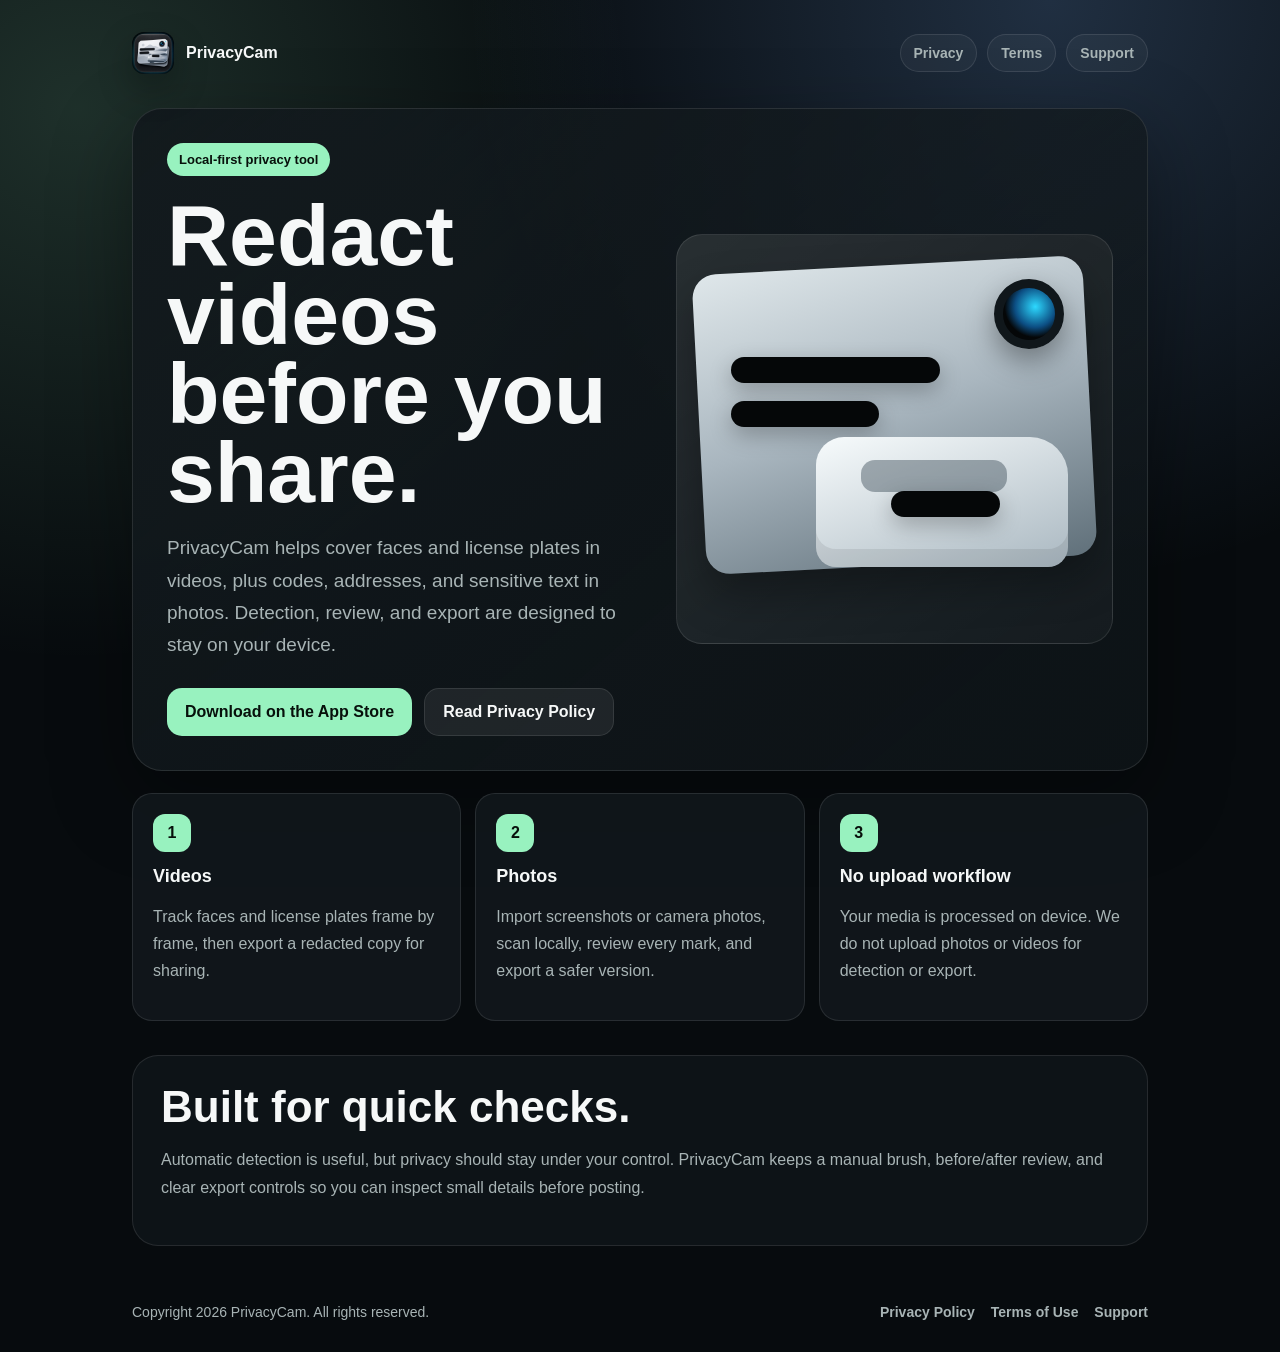
<file: index.html>
<!doctype html>
<html lang="en">
<head>
  <meta charset="utf-8">
  <meta name="viewport" content="width=device-width, initial-scale=1">
  <title>PrivacyCam - Video and photo redaction</title>
  <meta name="description" content="PrivacyCam redacts faces and license plates in videos, plus codes, addresses, and sensitive text in photos. Processing is designed to stay on your device.">
  <meta property="og:title" content="PrivacyCam">
  <meta property="og:description" content="Video and photo redaction, designed for on-device processing.">
  <meta property="og:image" content="assets/app-icon.png">
  <link rel="icon" href="assets/app-icon.png">
  <link rel="apple-touch-icon" href="assets/app-icon.png">
  <link rel="stylesheet" href="assets/site.css">
</head>
<body>
  <main class="page">
    <header class="topbar">
      <a class="brand" href="index.html" aria-label="PrivacyCam home">
        <img src="assets/app-icon.png" alt="">
        <span>PrivacyCam</span>
      </a>
      <nav class="nav" aria-label="Main navigation">
        <a href="privacy.html">Privacy</a>
        <a href="term.html">Terms</a>
        <a href="index.html">Support</a>
      </nav>
    </header>

    <section class="hero">
      <div>
        <div class="eyebrow">Local-first privacy tool</div>
        <h1>Redact videos before you share.</h1>
        <p class="lead">PrivacyCam helps cover faces and license plates in videos, plus codes, addresses, and sensitive text in photos. Detection, review, and export are designed to stay on your device.</p>
        <div class="actions">
          <a class="button" href="https://apps.apple.com/app/id6768962911">Download on the App Store</a>
          <a class="button secondary" href="privacy.html">Read Privacy Policy</a>
        </div>
      </div>

      <div class="preview" aria-label="PrivacyCam redaction illustration">
        <div class="photo-card"></div>
        <div class="bar-one redaction-bar"></div>
        <div class="bar-two redaction-bar"></div>
        <div class="car"></div>
        <div class="bar-three redaction-bar"></div>
        <div class="lens"></div>
      </div>
    </section>

    <section class="grid" aria-label="Core features">
      <article class="card">
        <span class="icon">1</span>
        <h3>Videos</h3>
        <p>Track faces and license plates frame by frame, then export a redacted copy for sharing.</p>
      </article>
      <article class="card">
        <span class="icon">2</span>
        <h3>Photos</h3>
        <p>Import screenshots or camera photos, scan locally, review every mark, and export a safer version.</p>
      </article>
      <article class="card">
        <span class="icon">3</span>
        <h3>No upload workflow</h3>
        <p>Your media is processed on device. We do not upload photos or videos for detection or export.</p>
      </article>
    </section>

    <section class="section">
      <h2>Built for quick checks.</h2>
      <p>Automatic detection is useful, but privacy should stay under your control. PrivacyCam keeps a manual brush, before/after review, and clear export controls so you can inspect small details before posting.</p>
    </section>

    <footer>
      <span>Copyright 2026 PrivacyCam. All rights reserved.</span>
      <span>
        <a href="privacy.html">Privacy Policy</a>
        <a href="term.html">Terms of Use</a>
        <a href="index.html">Support</a>
      </span>
    </footer>
  </main>
</body>
</html>
</file>
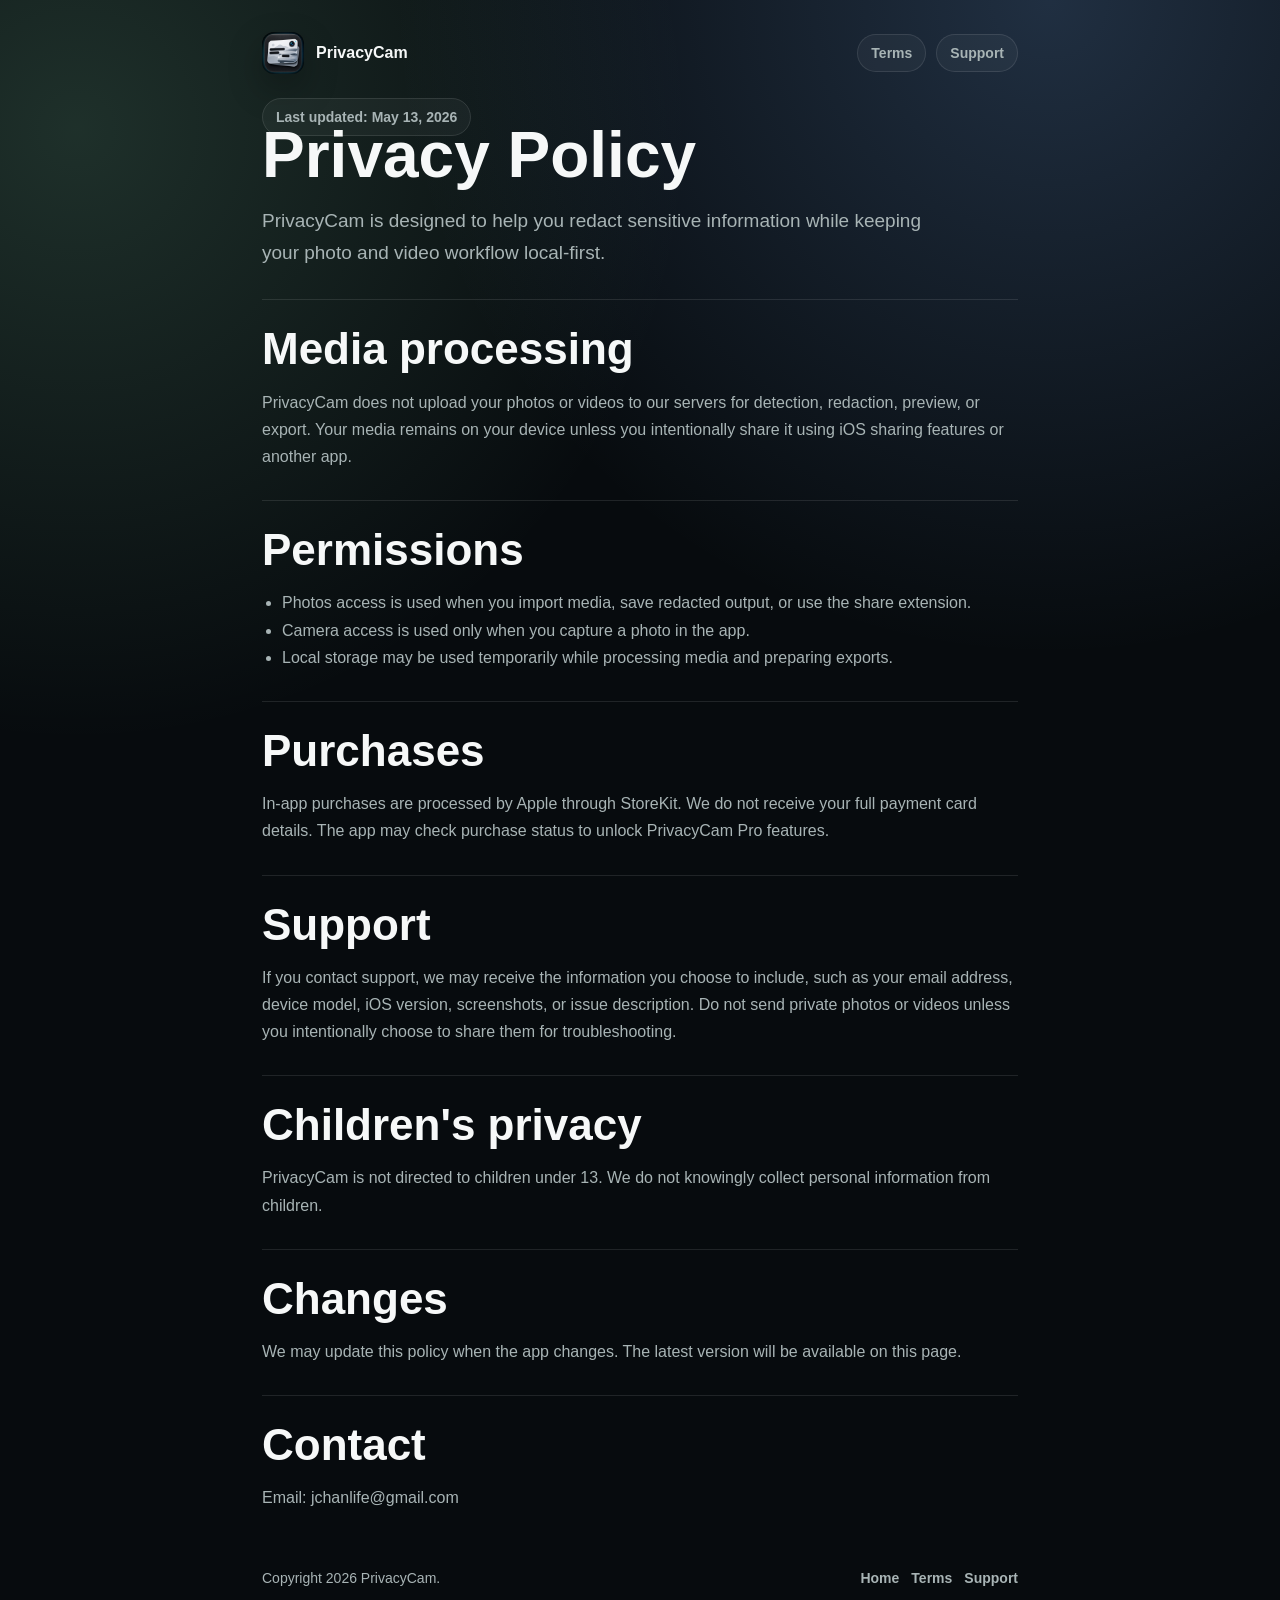
<file: privacy.html>
<!doctype html>
<html lang="en">
<head>
  <meta charset="utf-8">
  <meta name="viewport" content="width=device-width, initial-scale=1">
  <title>Privacy Policy - PrivacyCam</title>
  <meta name="description" content="PrivacyCam privacy policy. Learn how media, permissions, purchases, and support data are handled.">
  <link rel="icon" href="assets/app-icon.png">
  <link rel="stylesheet" href="assets/site.css">
</head>
<body>
  <main class="page legal">
    <header class="topbar">
      <a class="brand" href="index.html">
        <img src="assets/app-icon.png" alt="">
        <span>PrivacyCam</span>
      </a>
      <nav class="nav" aria-label="Main navigation">
        <a href="terms.html">Terms</a>
        <a href="support.html">Support</a>
      </nav>
    </header>

    <span class="pill">Last updated: May 13, 2026</span>
    <h1>Privacy Policy</h1>
    <p class="lead">PrivacyCam is designed to help you redact sensitive information while keeping your photo and video workflow local-first.</p>

    <section>
      <h2>Media processing</h2>
      <p>PrivacyCam does not upload your photos or videos to our servers for detection, redaction, preview, or export. Your media remains on your device unless you intentionally share it using iOS sharing features or another app.</p>
    </section>

    <section>
      <h2>Permissions</h2>
      <ul>
        <li>Photos access is used when you import media, save redacted output, or use the share extension.</li>
        <li>Camera access is used only when you capture a photo in the app.</li>
        <li>Local storage may be used temporarily while processing media and preparing exports.</li>
      </ul>
    </section>

    <section>
      <h2>Purchases</h2>
      <p>In-app purchases are processed by Apple through StoreKit. We do not receive your full payment card details. The app may check purchase status to unlock PrivacyCam Pro features.</p>
    </section>

    <section>
      <h2>Support</h2>
      <p>If you contact support, we may receive the information you choose to include, such as your email address, device model, iOS version, screenshots, or issue description. Do not send private photos or videos unless you intentionally choose to share them for troubleshooting.</p>
    </section>

    <section>
      <h2>Children's privacy</h2>
      <p>PrivacyCam is not directed to children under 13. We do not knowingly collect personal information from children.</p>
    </section>

    <section>
      <h2>Changes</h2>
      <p>We may update this policy when the app changes. The latest version will be available on this page.</p>
    </section>

    <section>
      <h2>Contact</h2>
      <p>Email: <a href="mailto:jchanlife@gmail.com">jchanlife@gmail.com</a></p>
    </section>

    <footer>
      <span>Copyright 2026 PrivacyCam.</span>
      <span><a href="index.html">Home</a><a href="terms.html">Terms</a><a href="support.html">Support</a></span>
    </footer>
  </main>
</body>
</html>
</file>
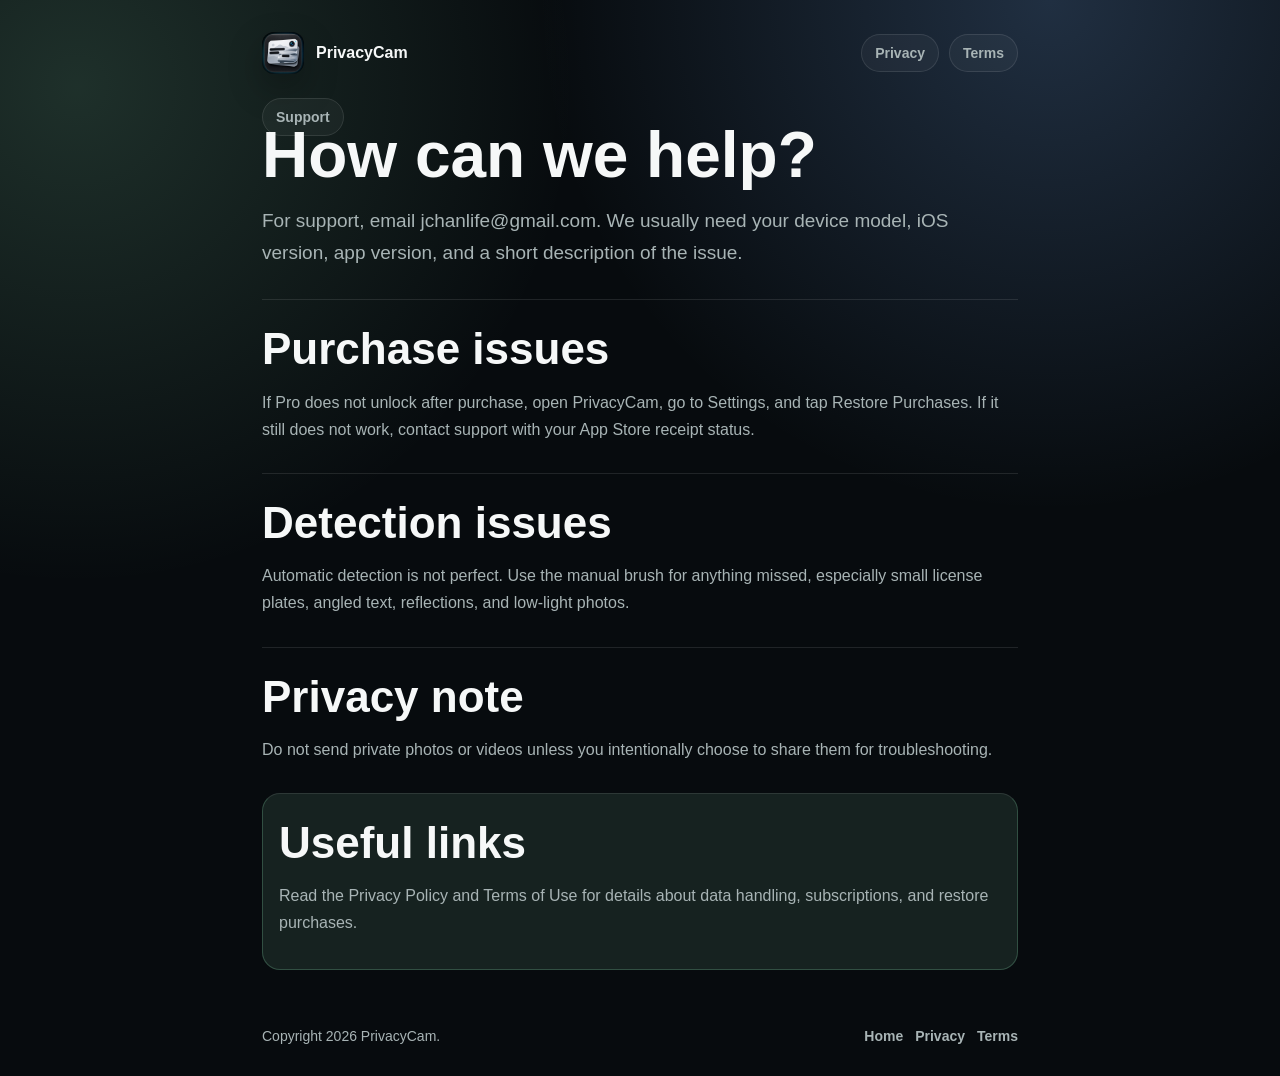
<file: support.html>
<!doctype html>
<html lang="en">
<head>
  <meta charset="utf-8">
  <meta name="viewport" content="width=device-width, initial-scale=1">
  <title>Support - PrivacyCam</title>
  <meta name="description" content="Contact PrivacyCam support and troubleshoot purchases or redaction issues.">
  <link rel="icon" href="assets/app-icon.png">
  <link rel="stylesheet" href="assets/site.css">
</head>
<body>
  <main class="page legal">
    <header class="topbar">
      <a class="brand" href="index.html">
        <img src="assets/app-icon.png" alt="">
        <span>PrivacyCam</span>
      </a>
      <nav class="nav" aria-label="Main navigation">
        <a href="privacy.html">Privacy</a>
        <a href="terms.html">Terms</a>
      </nav>
    </header>

    <span class="pill">Support</span>
    <h1>How can we help?</h1>
    <p class="lead">For support, email <a href="mailto:jchanlife@gmail.com">jchanlife@gmail.com</a>. We usually need your device model, iOS version, app version, and a short description of the issue.</p>

    <section>
      <h2>Purchase issues</h2>
      <p>If Pro does not unlock after purchase, open PrivacyCam, go to Settings, and tap Restore Purchases. If it still does not work, contact support with your App Store receipt status.</p>
    </section>

    <section>
      <h2>Detection issues</h2>
      <p>Automatic detection is not perfect. Use the manual brush for anything missed, especially small license plates, angled text, reflections, and low-light photos.</p>
    </section>

    <section>
      <h2>Privacy note</h2>
      <p>Do not send private photos or videos unless you intentionally choose to share them for troubleshooting.</p>
    </section>

    <section class="note">
      <h2>Useful links</h2>
      <p>Read the <a href="privacy.html">Privacy Policy</a> and <a href="terms.html">Terms of Use</a> for details about data handling, subscriptions, and restore purchases.</p>
    </section>

    <footer>
      <span>Copyright 2026 PrivacyCam.</span>
      <span><a href="index.html">Home</a><a href="privacy.html">Privacy</a><a href="terms.html">Terms</a></span>
    </footer>
  </main>
</body>
</html>
</file>
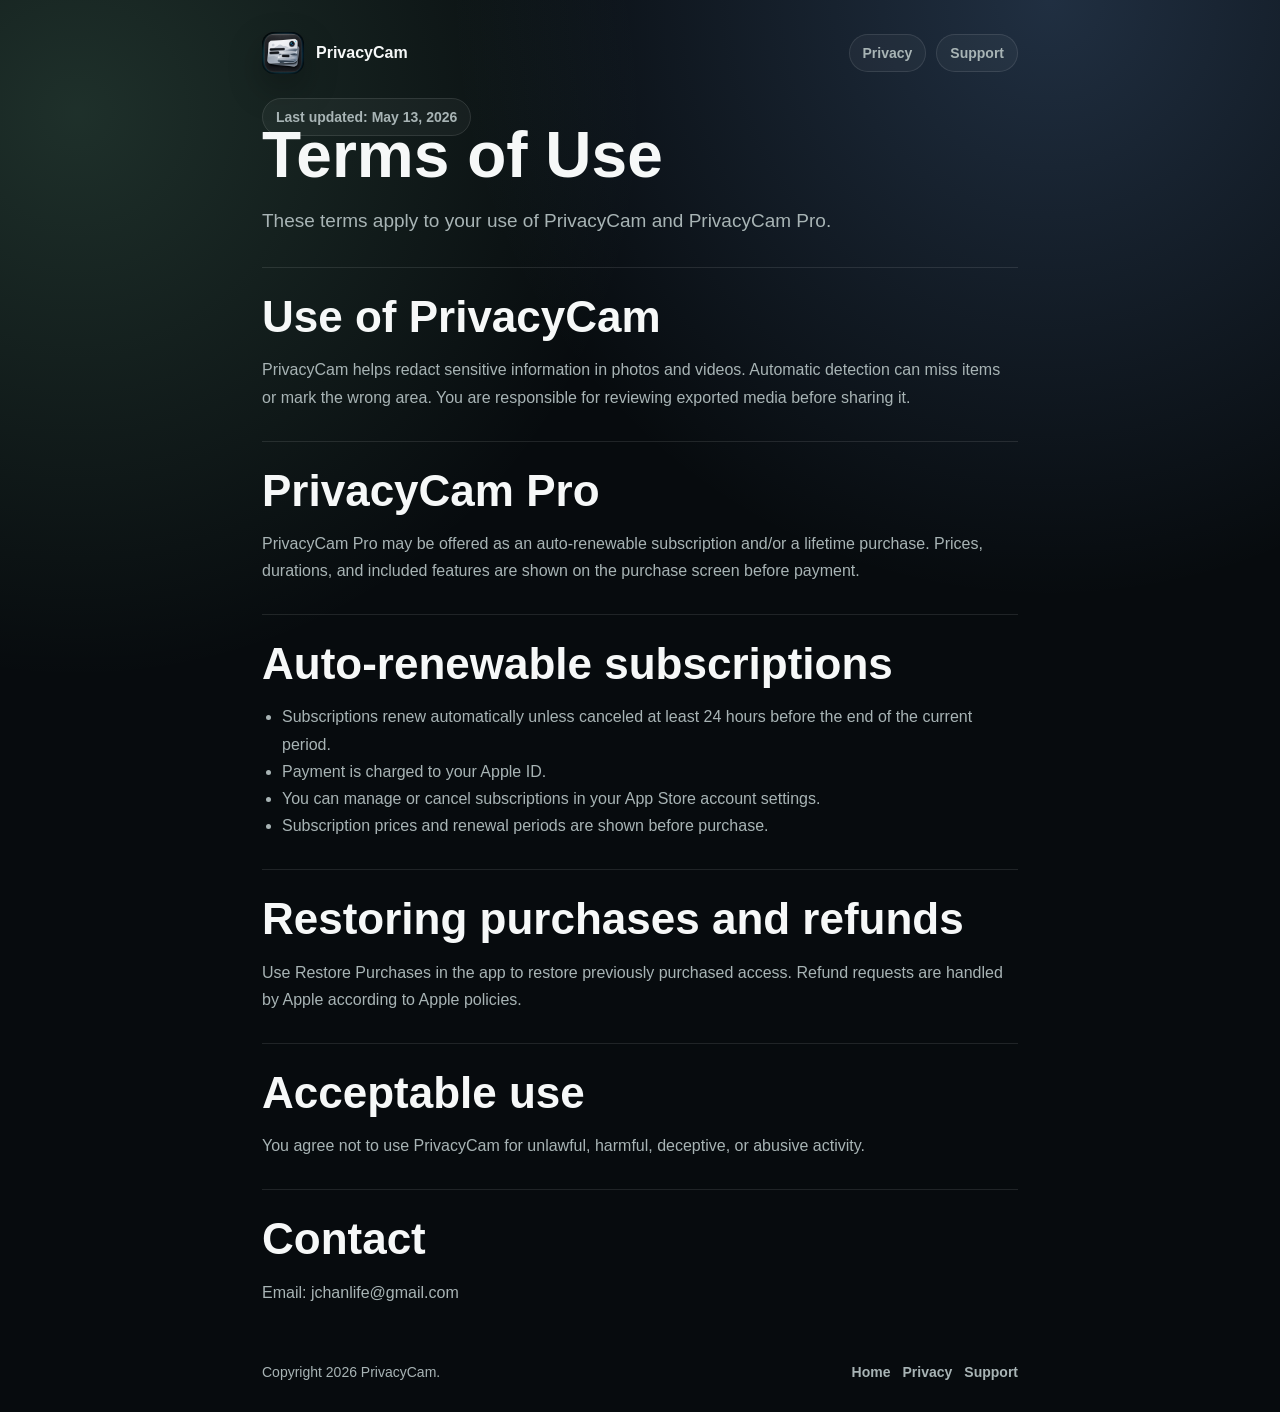
<file: terms.html>
<!doctype html>
<html lang="en">
<head>
  <meta charset="utf-8">
  <meta name="viewport" content="width=device-width, initial-scale=1">
  <title>Terms of Use - PrivacyCam</title>
  <meta name="description" content="PrivacyCam terms of use, subscription terms, restore purchases, refunds, and acceptable use.">
  <link rel="icon" href="assets/app-icon.png">
  <link rel="stylesheet" href="assets/site.css">
</head>
<body>
  <main class="page legal">
    <header class="topbar">
      <a class="brand" href="index.html">
        <img src="assets/app-icon.png" alt="">
        <span>PrivacyCam</span>
      </a>
      <nav class="nav" aria-label="Main navigation">
        <a href="privacy.html">Privacy</a>
        <a href="support.html">Support</a>
      </nav>
    </header>

    <span class="pill">Last updated: May 13, 2026</span>
    <h1>Terms of Use</h1>
    <p class="lead">These terms apply to your use of PrivacyCam and PrivacyCam Pro.</p>

    <section>
      <h2>Use of PrivacyCam</h2>
      <p>PrivacyCam helps redact sensitive information in photos and videos. Automatic detection can miss items or mark the wrong area. You are responsible for reviewing exported media before sharing it.</p>
    </section>

    <section>
      <h2>PrivacyCam Pro</h2>
      <p>PrivacyCam Pro may be offered as an auto-renewable subscription and/or a lifetime purchase. Prices, durations, and included features are shown on the purchase screen before payment.</p>
    </section>

    <section>
      <h2>Auto-renewable subscriptions</h2>
      <ul>
        <li>Subscriptions renew automatically unless canceled at least 24 hours before the end of the current period.</li>
        <li>Payment is charged to your Apple ID.</li>
        <li>You can manage or cancel subscriptions in your App Store account settings.</li>
        <li>Subscription prices and renewal periods are shown before purchase.</li>
      </ul>
    </section>

    <section>
      <h2>Restoring purchases and refunds</h2>
      <p>Use Restore Purchases in the app to restore previously purchased access. Refund requests are handled by Apple according to Apple policies.</p>
    </section>

    <section>
      <h2>Acceptable use</h2>
      <p>You agree not to use PrivacyCam for unlawful, harmful, deceptive, or abusive activity.</p>
    </section>

    <section>
      <h2>Contact</h2>
      <p>Email: <a href="mailto:jchanlife@gmail.com">jchanlife@gmail.com</a></p>
    </section>

    <footer>
      <span>Copyright 2026 PrivacyCam.</span>
      <span><a href="index.html">Home</a><a href="privacy.html">Privacy</a><a href="support.html">Support</a></span>
    </footer>
  </main>
</body>
</html>
</file>
<file: assets/site.css>
:root {
  color-scheme: dark;
  --bg: #070b0e;
  --panel: rgba(18, 25, 29, 0.84);
  --panel-strong: #12191d;
  --text: #f6f8f8;
  --muted: #a8b4b5;
  --line: rgba(255, 255, 255, 0.1);
  --mint: #98f2bf;
  --blue: #79aff8;
  --orange: #f4ba72;
  --shadow: 0 28px 80px rgba(0, 0, 0, 0.36);
}

* {
  box-sizing: border-box;
}

html {
  scroll-behavior: smooth;
}

body {
  margin: 0;
  min-height: 100vh;
  font-family: -apple-system, BlinkMacSystemFont, "Segoe UI", sans-serif;
  background:
    radial-gradient(circle at 82% 0%, rgba(121, 175, 248, 0.22), transparent 34%),
    radial-gradient(circle at 6% 8%, rgba(152, 242, 191, 0.16), transparent 32%),
    var(--bg);
  color: var(--text);
}

a {
  color: inherit;
  text-decoration: none;
}

.page {
  width: min(1060px, 100%);
  margin: 0 auto;
  padding: 22px;
}

.topbar {
  display: flex;
  align-items: center;
  justify-content: space-between;
  gap: 18px;
  padding: 10px 0 34px;
}

.brand {
  display: inline-flex;
  align-items: center;
  gap: 12px;
  font-weight: 900;
  letter-spacing: 0;
}

.brand img {
  width: 42px;
  height: 42px;
  border-radius: 12px;
  box-shadow: 0 14px 34px rgba(0, 0, 0, 0.28);
}

.nav {
  display: flex;
  align-items: center;
  gap: 10px;
  flex-wrap: wrap;
}

.nav a,
.pill {
  color: var(--muted);
  font-size: 14px;
  font-weight: 800;
  padding: 10px 13px;
  border: 1px solid var(--line);
  border-radius: 999px;
  background: rgba(255, 255, 255, 0.04);
}

.nav a:hover {
  color: var(--text);
  border-color: rgba(152, 242, 191, 0.42);
}

.hero {
  display: grid;
  grid-template-columns: 1.05fr 0.95fr;
  gap: 26px;
  align-items: center;
  padding: 34px;
  border: 1px solid var(--line);
  background: linear-gradient(140deg, rgba(18, 25, 29, 0.94), rgba(18, 25, 29, 0.58));
  border-radius: 30px;
  box-shadow: var(--shadow);
}

.eyebrow {
  display: inline-flex;
  align-items: center;
  gap: 8px;
  color: #07100b;
  background: var(--mint);
  font-size: 13px;
  font-weight: 900;
  padding: 9px 12px;
  border-radius: 999px;
  margin-bottom: 20px;
}

h1 {
  margin: 0;
  max-width: 760px;
  font-size: clamp(44px, 8vw, 86px);
  line-height: 0.92;
  letter-spacing: 0;
}

h2 {
  margin: 0 0 12px;
  font-size: clamp(28px, 4vw, 44px);
  line-height: 1.05;
  letter-spacing: 0;
}

h3 {
  margin: 0 0 8px;
  font-size: 18px;
}

p,
li {
  color: var(--muted);
  line-height: 1.7;
}

.lead {
  max-width: 690px;
  font-size: 19px;
  margin: 20px 0 0;
}

.actions {
  display: flex;
  gap: 12px;
  flex-wrap: wrap;
  margin-top: 26px;
}

.button {
  display: inline-flex;
  align-items: center;
  justify-content: center;
  min-height: 48px;
  padding: 0 18px;
  border-radius: 15px;
  font-weight: 900;
  background: var(--mint);
  color: #07100b;
}

.button.secondary {
  background: rgba(255, 255, 255, 0.07);
  color: var(--text);
  border: 1px solid var(--line);
}

.preview {
  position: relative;
  min-height: 410px;
  border-radius: 26px;
  background:
    linear-gradient(145deg, rgba(255, 255, 255, 0.10), rgba(255, 255, 255, 0.02)),
    #10171b;
  border: 1px solid var(--line);
  overflow: hidden;
  padding: 22px;
}

.photo-card {
  position: absolute;
  inset: 30px 22px 78px;
  border-radius: 24px;
  background:
    linear-gradient(165deg, #dfe7ea, #a9b6bf 48%, #60707a);
  transform: rotate(-3deg);
  box-shadow: 0 22px 44px rgba(0, 0, 0, 0.32);
}

.car {
  position: absolute;
  right: 44px;
  bottom: 76px;
  width: 58%;
  height: 32%;
  border-radius: 28px 38px 20px 20px;
  background: linear-gradient(160deg, #f7fbfc, #aab8c1);
  box-shadow: inset 0 -18px 0 rgba(0, 0, 0, 0.08);
}

.car::before {
  content: "";
  position: absolute;
  left: 18%;
  top: 18%;
  width: 58%;
  height: 24%;
  border-radius: 14px;
  background: rgba(49, 66, 78, 0.42);
}

.redaction-bar {
  position: absolute;
  height: 26px;
  border-radius: 999px;
  background: #050708;
  box-shadow: 0 8px 22px rgba(0, 0, 0, 0.26);
}

.bar-one {
  left: 54px;
  top: 122px;
  width: 48%;
}

.bar-two {
  left: 54px;
  top: 166px;
  width: 34%;
}

.bar-three {
  right: 112px;
  bottom: 126px;
  width: 25%;
}

.lens {
  position: absolute;
  right: 48px;
  top: 44px;
  width: 70px;
  height: 70px;
  border-radius: 50%;
  background: radial-gradient(circle at 62% 36%, #2dd9ff, #0c4e83 44%, #050708 66%);
  border: 9px solid #10171b;
  box-shadow: 0 12px 28px rgba(0, 0, 0, 0.36);
}

.grid {
  display: grid;
  grid-template-columns: repeat(3, 1fr);
  gap: 14px;
  margin-top: 22px;
}

.card {
  padding: 20px;
  background: var(--panel);
  border: 1px solid var(--line);
  border-radius: 20px;
}

.card .icon {
  display: inline-flex;
  width: 38px;
  height: 38px;
  align-items: center;
  justify-content: center;
  color: #07100b;
  background: var(--mint);
  border-radius: 12px;
  font-weight: 900;
  margin-bottom: 14px;
}

.section {
  margin-top: 34px;
  padding: 28px;
  background: rgba(18, 25, 29, 0.62);
  border: 1px solid var(--line);
  border-radius: 26px;
}

.legal {
  max-width: 800px;
}

.legal h1 {
  font-size: clamp(36px, 7vw, 64px);
}

.legal section {
  margin-top: 30px;
  padding-top: 26px;
  border-top: 1px solid var(--line);
}

.legal ul {
  padding-left: 20px;
}

.note {
  padding: 16px;
  border-radius: 18px;
  background: rgba(152, 242, 191, 0.10);
  border: 1px solid rgba(152, 242, 191, 0.22);
}

footer {
  display: flex;
  justify-content: space-between;
  gap: 16px;
  flex-wrap: wrap;
  margin-top: 34px;
  padding: 24px 0 10px;
  color: var(--muted);
  font-size: 14px;
}

footer a {
  color: var(--muted);
  font-weight: 800;
  margin-left: 12px;
}

@media (max-width: 800px) {
  .topbar {
    align-items: flex-start;
    flex-direction: column;
  }

  .hero {
    grid-template-columns: 1fr;
    padding: 24px;
  }

  .preview {
    min-height: 320px;
  }

  .grid {
    grid-template-columns: 1fr;
  }
}
</file>
